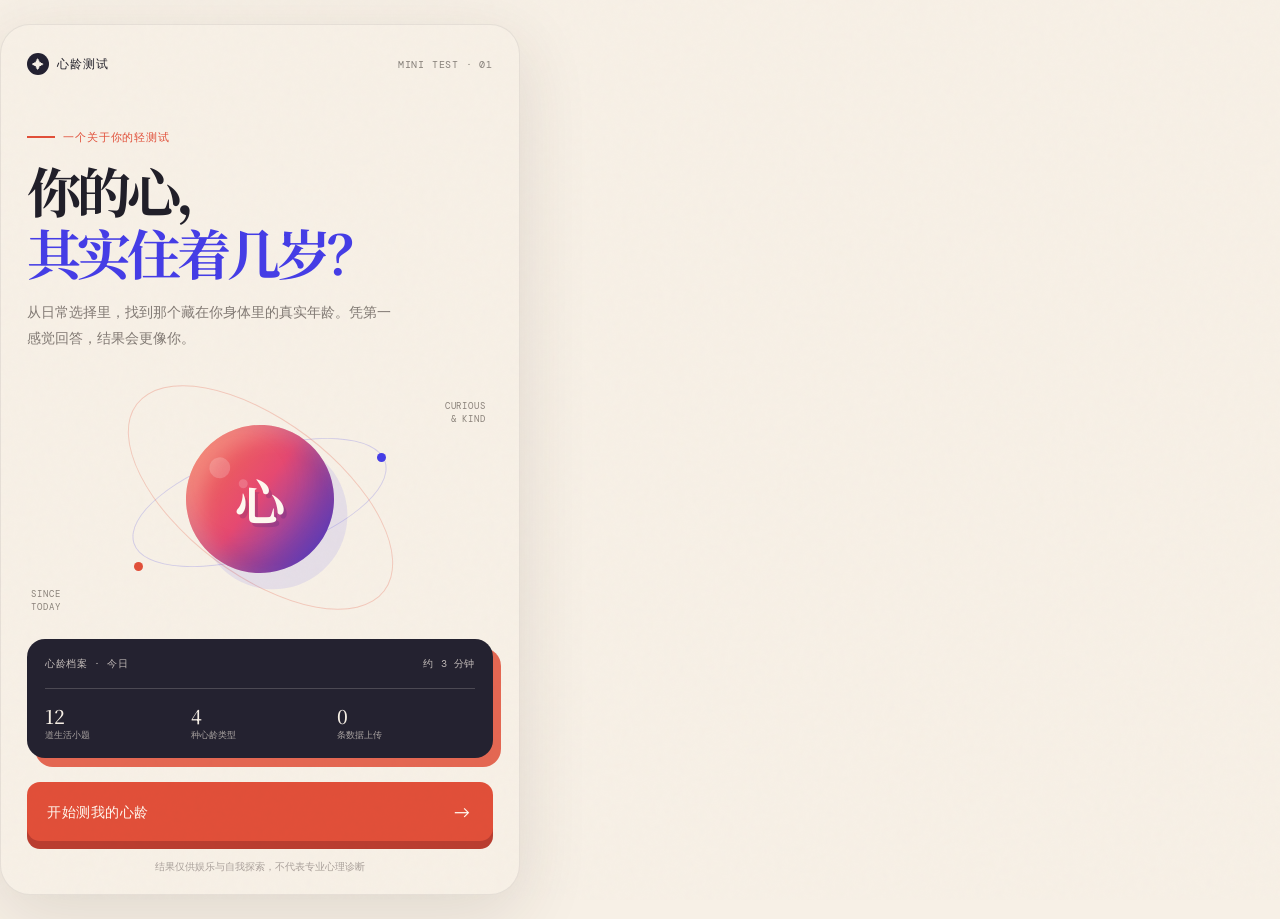
<file: index.html>
<!doctype html>
<html lang="zh-CN">
  <head>
    <meta charset="UTF-8" />
    <meta name="viewport" content="width=device-width, initial-scale=1.0, viewport-fit=cover" />
    <meta name="theme-color" content="#f7f0e6" />
    <meta name="description" content="一个轻松有趣的心理年龄互动测试。" />
    <link rel="icon" href="data:image/svg+xml,%3Csvg xmlns='http://www.w3.org/2000/svg' viewBox='0 0 100 100'%3E%3Ccircle cx='50' cy='50' r='46' fill='%23453de6'/%3E%3Ctext x='50' y='65' text-anchor='middle' font-size='54' fill='%23fff8ef'%3E心%3C/text%3E%3C/svg%3E" />
    <title>心龄测试 · 你的心住着几岁？</title>
    <script type="module" crossorigin src="./index-CjCJSIDl.js"></script>
    <link rel="stylesheet" crossorigin href="./index-BAneudnv.css" />
  </head>
  <body>
    <div id="root"></div>
  </body>
</html>
</file>
<file: index-BAneudnv.css>
@import"https://fonts.googleapis.com/css2?family=DM+Mono:wght@400;500&family=Manrope:wght@400;500;600;700;800&family=Noto+Serif+SC:wght@500;600;700&display=swap";:root{color:#211f29;background:#f7f0e6;font-family:Manrope,PingFang SC,Microsoft YaHei,sans-serif;font-synthesis:none;text-rendering:optimizeLegibility}*{box-sizing:border-box}body{margin:0;min-width:320px;background:#f7f0e6}button{font:inherit}button:focus-visible{outline:3px solid rgba(68,62,231,.4);outline-offset:3px}.app-shell{min-height:100vh;overflow:hidden;position:relative;background:#f7f0e6}.noise{position:fixed;top:0;right:0;bottom:0;left:0;pointer-events:none;opacity:.11;z-index:5;background-image:url("data:image/svg+xml,%3Csvg viewBox='0 0 160 160' xmlns='http://www.w3.org/2000/svg'%3E%3Cfilter id='n'%3E%3CfeTurbulence type='fractalNoise' baseFrequency='.8' numOctaves='3' stitchTiles='stitch'/%3E%3C/filter%3E%3Crect width='100%25' height='100%25' filter='url(%23n)' opacity='.2'/%3E%3C/svg%3E");mix-blend-mode:multiply}.screen{width:min(100%,520px);min-height:100vh;margin:0 auto;padding:28px 26px 32px;position:relative;display:flex;flex-direction:column}.topbar,.quiz-header{display:flex;align-items:center;justify-content:space-between;position:relative;z-index:2}.brand{display:inline-flex;align-items:center;gap:8px;font-size:12px;letter-spacing:.08em;font-weight:800}.brand-mark{display:grid;place-items:center;width:22px;height:22px;color:#f7f0e6;background:#232131;border-radius:50%;font-size:12px}.tiny-label,.question-count,.result-card-top,.scene-label{font-family:DM Mono,monospace;font-size:10px;letter-spacing:.08em;color:#87817a}.home-screen{padding-top:28px;padding-bottom:20px}.home-copy{margin-top:54px;position:relative;z-index:1}.eyebrow{display:flex;align-items:center;gap:8px;margin:0;color:#e14f39;font-size:11px;font-weight:800;letter-spacing:.08em}.eyebrow span{display:block;width:28px;height:2px;background:#e14f39}h1,h2,p{margin-top:0}.home-copy h1,.result-heading h1{margin:14px 0 17px;font-family:"Noto Serif SC",serif;font-size:clamp(37px,10vw,54px);line-height:1.14;letter-spacing:-.075em;font-weight:700}em{color:#453de6;font-style:normal}.lead{max-width:365px;margin-bottom:0;color:#827a74;font-size:14px;line-height:1.85}.hero-orbit{height:288px;position:relative;margin:-3px -17px 3px}.planet{position:absolute;top:77px;left:calc(50% - 74px);display:grid;place-items:center;width:148px;height:148px;border-radius:50%;color:#fff8ef;background:linear-gradient(135deg,#f26d50 8%,#e64971 48%,#4640dc);box-shadow:11px 18px #443ee71a,inset -17px -18px 26px #34238c38,inset 13px 12px 20px #ffffff38;transform:rotate(-8deg)}.planet:before,.planet:after{content:"";position:absolute;border-radius:50%;background:#ffffff30}.planet:before{width:21px;height:21px;top:27px;left:28px}.planet:after{width:9px;height:9px;top:52px;left:55px}.planet span{font-family:"Noto Serif SC",serif;font-size:50px;font-weight:700;transform:rotate(8deg);text-shadow:3px 4px 0 rgba(37,28,105,.18)}.orbit{position:absolute;border:1px solid rgba(68,62,231,.2);border-radius:50%;transform:rotate(-18deg)}.orbit-one{width:265px;height:105px;left:calc(50% - 133px);top:102px}.orbit-two{width:311px;height:155px;left:calc(50% - 155px);top:72px;transform:rotate(37deg);border-color:#e14f3940}.orbit-dot{position:absolute;width:9px;height:9px;border-radius:50%}.dot-one{top:105px;left:calc(50% + 117px);background:#453de6}.dot-two{top:214px;left:calc(50% - 126px);background:#e14f39}.orbit-caption{position:absolute;font-family:DM Mono,monospace;text-transform:uppercase;font-size:9px;line-height:1.5;letter-spacing:.1em;color:#8a827a}.caption-one{top:52px;right:24px;text-align:right}.caption-two{bottom:21px;left:21px}.home-card{padding:18px 18px 16px;color:#f7f0e6;border-radius:18px;background:#242230;box-shadow:8px 9px #e14f39d9}.card-meta,.card-stats{display:flex;justify-content:space-between;align-items:center}.card-meta{color:#c4bdba;font-family:DM Mono,monospace;font-size:10px;letter-spacing:.06em}.card-rule,.result-divider{height:1px;background:#f7f0e630;margin:17px 0 14px}.card-stats{gap:8px;color:#a9a3a1;font-size:9px;line-height:1.4}.card-stats span{flex:1}.card-stats strong{display:block;color:#f7f0e6;font-family:"Noto Serif SC",serif;font-size:19px;font-weight:500}.primary-button,.secondary-button,.next-button{border:0;cursor:pointer;transition:transform .2s ease,box-shadow .2s ease,opacity .2s ease}.primary-button{display:flex;align-items:center;justify-content:space-between;width:100%;min-height:59px;margin-top:24px;padding:0 20px;color:#fff8ef;background:#e14f39;border-radius:13px;box-shadow:0 8px #ba3d30;font-size:14px;font-weight:800;letter-spacing:.04em}.primary-button span{font-size:20px;font-weight:400}.primary-button:hover,.secondary-button:hover,.next-button:hover{transform:translateY(-2px)}.primary-button:active{transform:translateY(3px);box-shadow:0 4px #ba3d30}.saved-result{align-self:center;margin-top:19px;padding:0;border:0;cursor:pointer;color:#5c56d5;background:transparent;font-size:11px}.saved-result span{margin-left:7px;color:#e14f39;font-weight:800}.fine-print{margin:18px 0 0;color:#aaa19b;font-size:10px;line-height:1.5;text-align:center}.quiz-screen{padding-top:24px}.quiz-header{min-height:29px}.icon-button,.text-button,.back-button{border:0;cursor:pointer;color:#817a73;background:transparent}.icon-button{width:29px;height:29px;padding:0;font-size:24px;line-height:1;font-weight:300}.quiz-header .brand{position:absolute;left:50%;transform:translate(-50%)}.progress-track{height:3px;margin-top:31px;overflow:hidden;background:#e6ddd1;border-radius:5px}.progress-track span{display:block;height:100%;background:#e14f39;border-radius:inherit;transition:width .35s ease}.quiz-intro{display:flex;justify-content:space-between;margin-top:14px;color:#8b8279;font-family:DM Mono,monospace;font-size:9px;letter-spacing:.06em}.quiz-intro span:first-child{color:#e14f39;font-weight:500}.question-block{margin-top:64px}.scene-label{margin-bottom:17px;color:#453de6}.question-block h2{margin-bottom:0;font-family:"Noto Serif SC",serif;font-size:clamp(27px,7.8vw,39px);line-height:1.38;letter-spacing:-.06em}.question-block h2 em{color:#e14f39}.options{display:grid;gap:10px;margin-top:40px}.option{display:flex;align-items:center;gap:14px;min-height:58px;padding:0 16px 0 12px;color:#504a47;border:1px solid #e3d8ca;border-radius:12px;cursor:pointer;background:#fffcf699;font-size:13px;text-align:left;transition:all .18s ease}.option:hover{border-color:#aba4dd;transform:translate(3px)}.option.selected{color:#302b93;border-color:#514adc;background:#edecff;box-shadow:4px 4px #443ee71f}.option-index{display:grid;place-items:center;flex:0 0 28px;width:28px;height:28px;color:#817971;border:1px solid #d3c7b9;border-radius:50%;font-family:DM Mono,monospace;font-size:10px}.selected .option-index{color:#fff;border-color:#453de6;background:#453de6}.option-check{margin-left:auto;color:#aaa29b;font-size:17px}.selected .option-check{color:#453de6}.quiz-footer{display:flex;align-items:center;justify-content:space-between;gap:18px;margin-top:auto;padding-top:30px}.back-button{padding:10px 0;font-size:11px}.back-button:disabled{opacity:.25;cursor:default}.next-button{display:flex;align-items:center;justify-content:space-between;min-width:136px;padding:14px 15px 14px 17px;color:#fff8ef;background:#453de6;border-radius:11px;font-size:12px;font-weight:800;box-shadow:0 5px #302ba7}.next-button:disabled{opacity:.4;cursor:default;transform:none;box-shadow:0 3px #302ba7}.next-button span{font-size:18px;font-weight:400}.result-screen{padding-top:28px}.text-button{padding:4px 0;color:#e14f39;font-size:11px;font-weight:800}.result-heading{margin-top:54px}.result-heading h1{margin-bottom:31px}.result-card{position:relative;padding:20px 20px 22px;overflow:hidden;color:#f7f0e6;border-radius:20px;background:#242230;box-shadow:8px 9px #453de6}.result-card:before{content:"";position:absolute;width:170px;height:170px;top:-70px;right:-50px;border:1px solid rgba(247,240,230,.17);border-radius:50%;box-shadow:0 0 0 22px #f7f0e609,0 0 0 44px #f7f0e606}.result-card-top{display:flex;justify-content:space-between;color:#aaa1a1}.age-display{display:flex;align-items:baseline;margin-top:28px}.age-display strong{font-family:"Noto Serif SC",serif;font-size:106px;font-weight:500;letter-spacing:-.12em;line-height:.82}.age-display span{margin-left:15px;color:#e14f39;font-family:"Noto Serif SC",serif;font-size:22px}.result-type{display:inline-flex;margin-top:22px;padding:6px 10px;color:#242230;background:#efc763;border-radius:30px;font-size:11px;font-weight:800}.result-line{max-width:330px;margin:21px 0 0;color:#f3e9df;font-family:"Noto Serif SC",serif;font-size:17px;line-height:1.55;letter-spacing:-.04em}.result-divider{background:#f7f0e626}.result-detail{max-width:340px;margin-bottom:15px;color:#aca5a4;font-size:11px;line-height:1.7}.result-tags{display:flex;flex-wrap:wrap;gap:7px}.result-tags span{padding:5px 8px;color:#c7c0bd;border:1px solid #4a4757;border-radius:99px;font-size:9px}.result-stamp{position:absolute;right:24px;bottom:23px;display:grid;place-items:center;width:48px;height:48px;color:#e14f39;border:1px solid #e14f39;border-radius:50%;font-family:DM Mono,monospace;font-size:8px;line-height:1.15;letter-spacing:.08em;text-align:center;transform:rotate(12deg)}.result-actions{margin-top:28px}.result-actions .primary-button{margin-top:0}.secondary-button{display:flex;align-items:center;justify-content:center;gap:8px;width:100%;min-height:50px;margin-top:13px;color:#453de6;border:1px solid #b8b2e9;border-radius:12px;background:transparent;font-size:12px;font-weight:800}.secondary-button span{font-size:18px}.result-footnote{max-width:340px;align-self:center;margin-top:20px}.toast{position:fixed;z-index:10;left:50%;bottom:24px;max-width:calc(100% - 40px);padding:11px 16px;color:#fff8ef;background:#242230;border-radius:9px;box-shadow:0 8px 20px #24223038;font-size:11px;text-align:center;transform:translate(-50%);animation:toast-in .25s ease both}@keyframes toast-in{0%{opacity:0;transform:translate(-50%,8px)}to{opacity:1;transform:translate(-50%)}}@media (min-width: 700px){body{padding:24px 0}.app-shell{width:520px;min-height:calc(100vh - 48px);border:1px solid rgba(36,34,48,.08);border-radius:30px;box-shadow:0 20px 70px #36291d1f}.screen{min-height:calc(100vh - 48px)}}@media (max-height: 720px) and (max-width: 699px){.home-copy{margin-top:32px}.hero-orbit{height:230px;transform:scale(.84);transform-origin:center top;margin-bottom:-34px}.question-block{margin-top:35px}.options{margin-top:24px}}@media (min-height: 721px) and (max-height: 880px) and (max-width: 699px){.home-copy{margin-top:42px}.hero-orbit{height:260px}}
</file>
